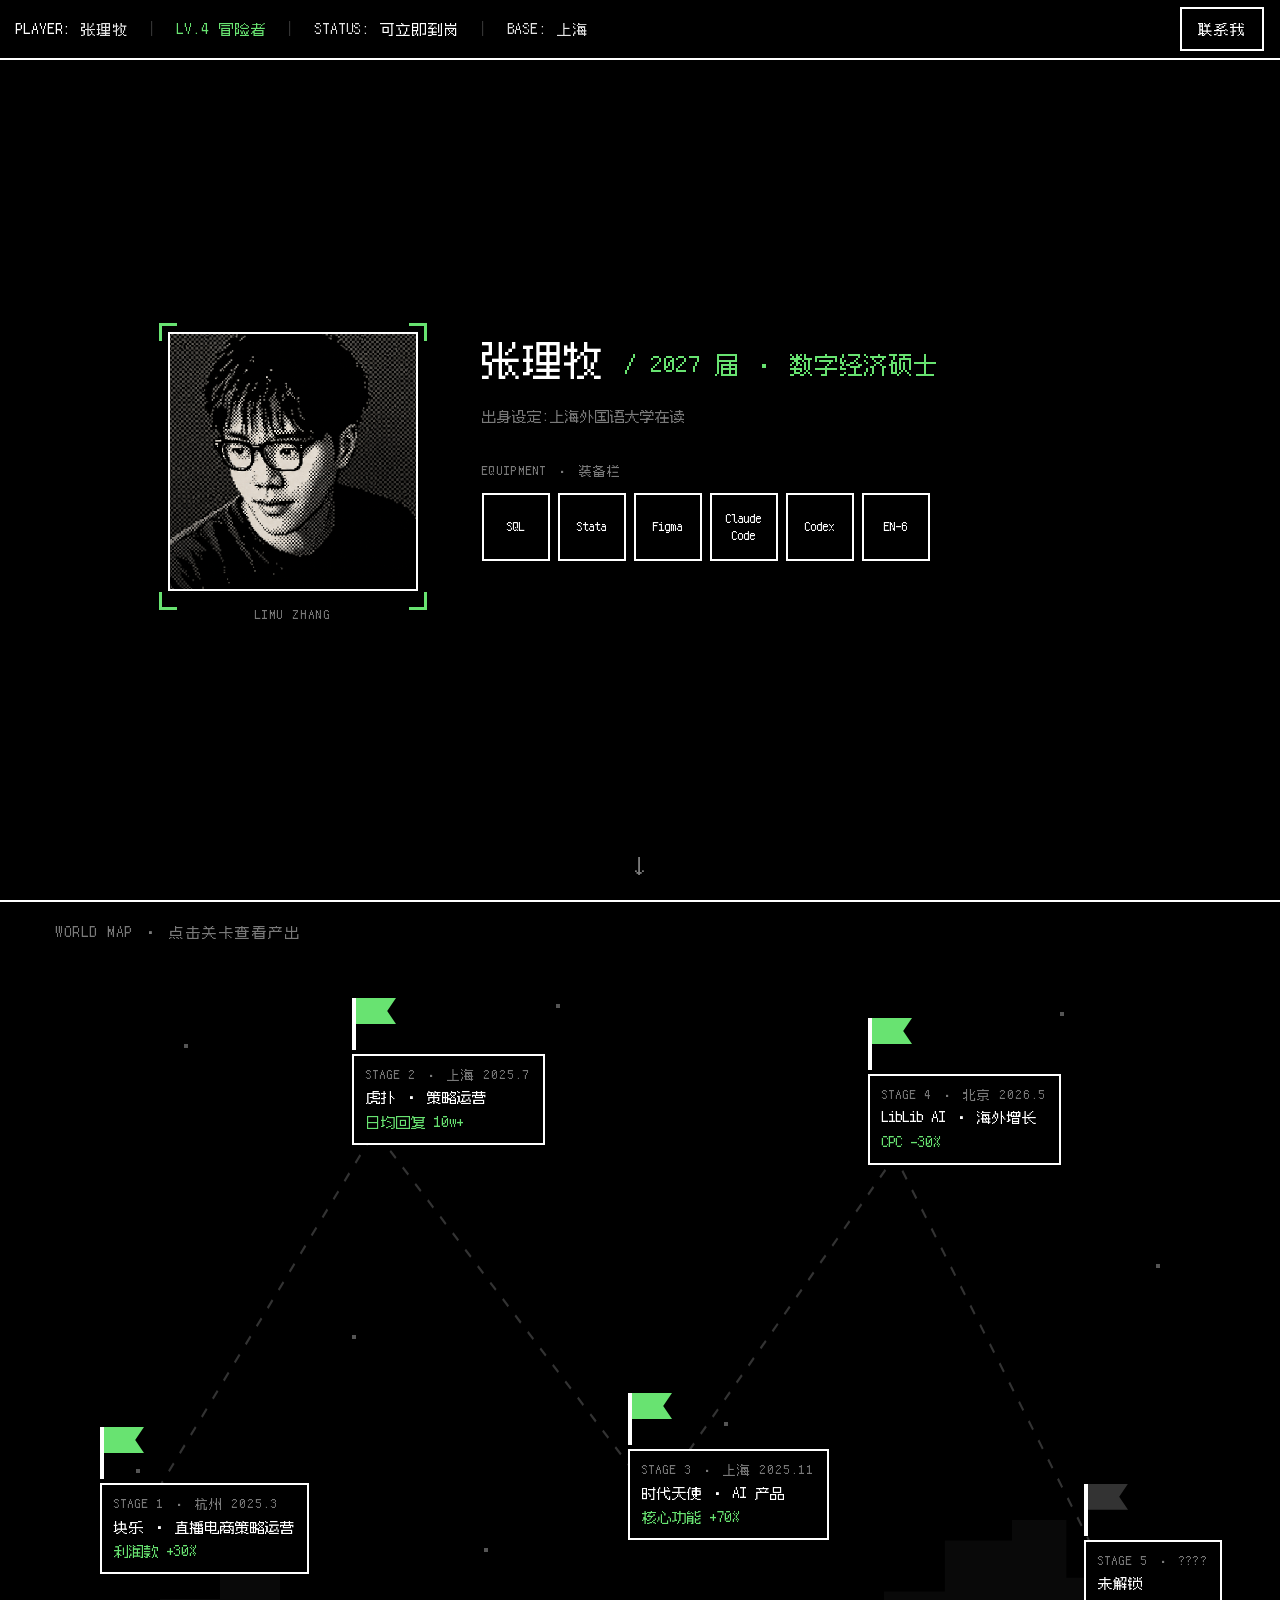
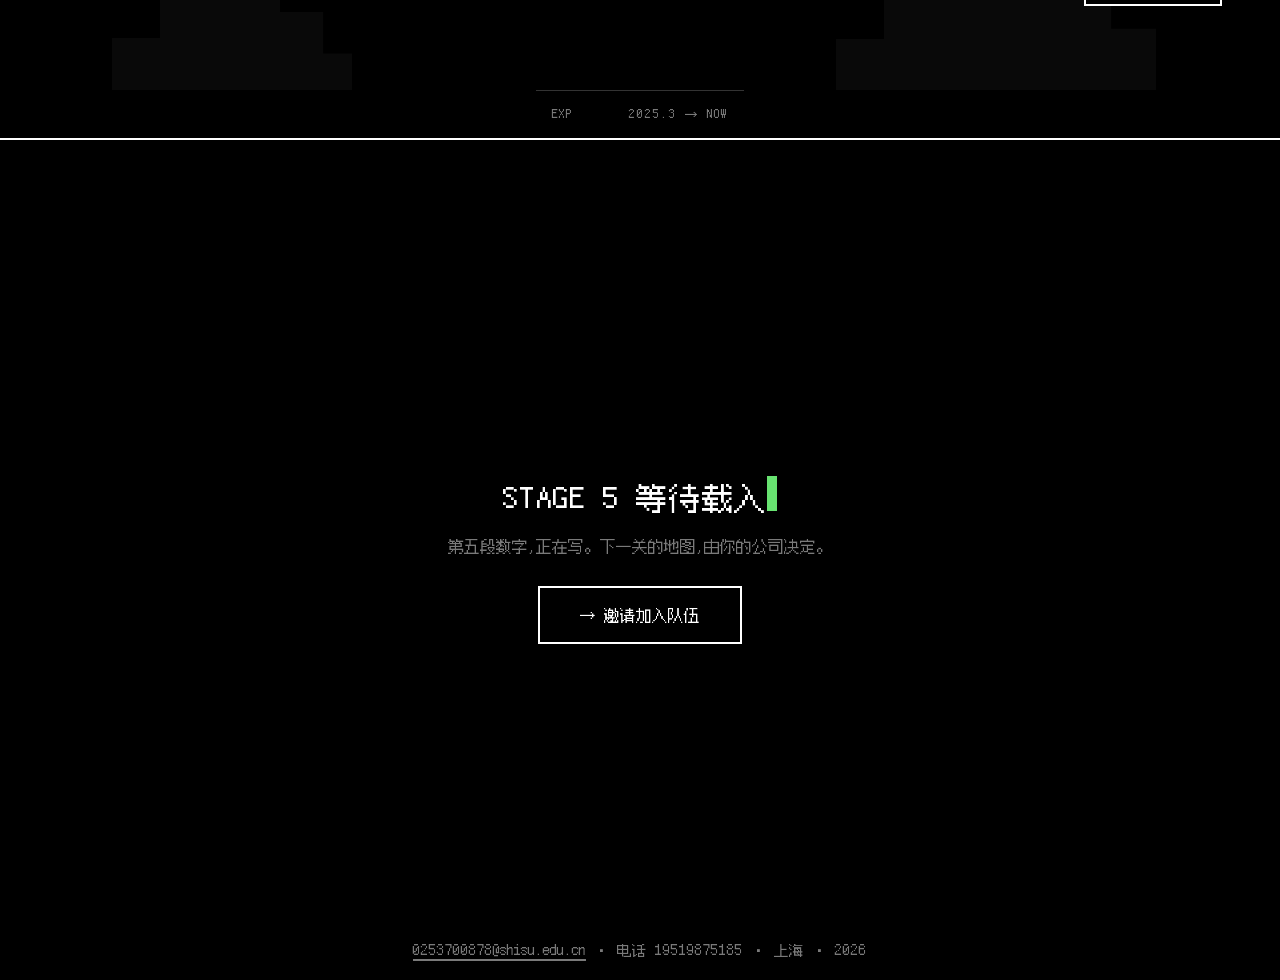
<file: index.html>
<!DOCTYPE html>
<html lang="zh-CN">
<head>
<meta charset="UTF-8">
<meta name="viewport" content="width=device-width, initial-scale=1, viewport-fit=cover">
<title>张理牧 · 个人主页</title>
<meta name="description" content="张理牧 —— 上海外国语大学数字经济硕士(2027 届)。四段实习:直播电商、体育社区、AI 医疗产品、海外增长,每一段都留下可验证的数字。">
<link rel="preload" href="fonts/fusion-pixel-subset.woff2?v=15" as="font" type="font/woff2" crossorigin>
<link rel="stylesheet" href="style.css?v=15">
<link rel="stylesheet" href="intro/intro.css?v=7">
<noscript><style>#intro,#intro-skip{display:none!important}</style></noscript>
</head>
<body>

<!-- ============ CRT 开场动画(intro/):黑屋点电脑 → 推镜 → 开机 → 飞入正文 ============
     每次访问都播(不想看的点右下角跳过);?intro=skip 直接跳过 · ?intro=debug 调试面板
     正文始终是下面的真实 DOM —— 开场只是盖在上面的一层,搜索引擎/读屏不受影响 -->
<div id="intro" aria-label="开场动画:点击电脑进入网站">
  <div class="stage">
    <video id="intro-v-idle" muted playsinline loop preload="auto"></video>
    <video id="intro-v-push" muted playsinline preload="auto"></video>
    <canvas id="intro-fx"></canvas>
    <button id="intro-hotspot" aria-label="启动电脑,进入网站"><span class="label">点击电脑</span></button>
    <div id="intro-screen" aria-hidden="true"></div>
    <div class="guide a"><label>screenRect(远景)</label></div>
    <div class="guide b"><label>screenRectEnd(推近后)</label></div>
    <div class="guide c"><label>hotspotRect</label></div>
  </div>
</div>
<button id="intro-skip">跳过 →</button>
<div id="intro-calib"></div>
<div id="intro-tune"></div>

<header class="hud">
  <span><b>PLAYER:</b> 张理牧</span><span class="sep">│</span>
  <span class="lv hud--wide">LV.4 冒险者</span><span class="sep hud--wide">│</span>
  <span class="hud--wide">STATUS: <b>可立即到岗</b></span><span class="sep hud--wide">│</span>
  <span class="hud--wide">BASE: 上海</span>
  <span class="spacer"></span>
  <a class="hud__btn" href="mailto:0253700878@shisu.edu.cn">联系我</a>
</header>

<main id="top">

  <section class="char" aria-label="角色面板">
    <figure class="char__pic">
      <span class="ck" aria-hidden="true"></span>
      <img src="assets/portrait.png" alt="张理牧 · 像素立绘" width="396" height="410">
      <figcaption>LIMU ZHANG</figcaption>
    </figure>
    <div>
      <h1>张理牧 <span class="cls">/ 2027 届 · 数字经济硕士</span></h1>
      <p class="char__origin">出身设定:上海外国语大学在读</p>
      <div class="inv">
        <span class="inv__lab">EQUIPMENT · 装备栏</span>
        <div class="inv__grid">
          <span class="inv__cell" tabindex="0">SQL<span class="inv__tip">数据分析 · Redash 看板</span></span>
          <span class="inv__cell" tabindex="0">Stata<span class="inv__tip">统计分析</span></span>
          <span class="inv__cell" tabindex="0">Figma<span class="inv__tip">产品设计 · 墨刀 / Stitch</span></span>
          <span class="inv__cell" tabindex="0">Claude Code<span class="inv__tip">vibe coding · 本站即产出</span></span>
          <span class="inv__cell" tabindex="0">Codex<span class="inv__tip">AI agent 工具链 · Trae / OpenClaw</span></span>
          <span class="inv__cell" tabindex="0">EN-6<span class="inv__tip">英语六级 · 工作语言</span></span>
        </div>
      </div>
    </div>
    <span class="scroll-hint" aria-hidden="true">↓</span>
  </section>

  <section class="world" aria-label="经历地图:四段实习,点击关卡查看产出">
    <div class="world__canvas">
      <span class="world__title">WORLD MAP · 点击关卡查看产出</span>
      <div class="stars" aria-hidden="true">
        <i style="left:12%; top:18%"></i><i style="left:26%; top:55%"></i><i style="left:43%; top:13%"></i>
        <i style="left:57%; top:66%"></i><i style="left:69%; top:32%"></i><i style="left:85%; top:14%"></i>
        <i style="left:93%; top:46%"></i><i style="left:8%; top:72%"></i><i style="left:37%; top:82%"></i>
      </div>
      <svg class="path path--d" aria-hidden="true" viewBox="0 0 1200 620" preserveAspectRatio="none">
        <polyline points="85,505 335,180 615,470 855,200 1070,535"/>
      </svg>
      <!-- 竖版路线:viewBox 按 preserveAspectRatio=none 拉伸到画布,所以坐标等价于
           百分比,会跟着视口驱动的画布高度一起缩放。点位对应 .stage--1~5 的百分比定位,
           改关卡位置要同步改这里 -->
      <svg class="path path--m" aria-hidden="true" viewBox="0 0 400 960" preserveAspectRatio="none">
        <polyline points="76,144 244,326 76,518 244,701 76,816"/>
      </svg>
      <span class="mt mt--1" aria-hidden="true"></span>
      <span class="mt mt--2" aria-hidden="true"></span>

      <button class="stage stage--1" type="button" data-open-case="kuaile">
        <span class="stage__flag" aria-hidden="true"><span class="stage__pole"></span><span class="stage__cloth"></span></span>
        <span class="stage__sign"><span class="no">STAGE 1 · 杭州 2025.3</span><span class="co">块乐 · 直播电商策略运营</span><br><span class="num">利润款 +30%</span></span>
      </button>
      <button class="stage stage--2" type="button" data-open-case="hupu">
        <span class="stage__flag" aria-hidden="true"><span class="stage__pole"></span><span class="stage__cloth"></span></span>
        <span class="stage__sign"><span class="no">STAGE 2 · 上海 2025.7</span><span class="co">虎扑 · 策略运营</span><br><span class="num">日均回复 10w+</span></span>
      </button>
      <button class="stage stage--3" type="button" data-open-case="angel">
        <span class="stage__flag" aria-hidden="true"><span class="stage__pole"></span><span class="stage__cloth"></span></span>
        <span class="stage__sign"><span class="no">STAGE 3 · 上海 2025.11</span><span class="co">时代天使 · AI 产品</span><br><span class="num">核心功能 +70%</span></span>
      </button>
      <button class="stage stage--4" type="button" data-open-case="liblib">
        <span class="stage__flag" aria-hidden="true"><span class="stage__pole"></span><span class="stage__cloth"></span></span>
        <span class="stage__sign"><span class="no">STAGE 4 · 北京 2026.5</span><span class="co">LibLib AI · 海外增长</span><br><span class="num">CPC -30%</span></span>
      </button>
      <span class="stage stage--5 stage--locked" aria-label="第五关未解锁">
        <span class="stage__flag" aria-hidden="true"><span class="stage__pole"></span><span class="stage__cloth"></span></span>
        <span class="stage__sign"><span class="no">STAGE 5 · ????</span><span class="co">未解锁</span></span>
      </span>
    </div>
    <div class="exp">
      <span>EXP</span>
      <span class="exp__bar" aria-hidden="true"><i class="on"></i><i class="on"></i><i class="on"></i><i class="on"></i><i class="on"></i><i class="on"></i><i class="on"></i><i></i><i></i></span>
      <span>2025.3 → NOW</span>
    </div>
  </section>

  <section class="continue">
    <h2>STAGE 5 等待载入<span class="caret" aria-hidden="true"></span></h2>
    <p>第五段数字,正在写。下一关的地图,由你的公司决定。</p>
    <a class="continue__coin" href="mailto:0253700878@shisu.edu.cn?subject=面试邀约">→ 邀请加入队伍</a>
    <p class="foot-meta"><a href="mailto:0253700878@shisu.edu.cn">0253700878@shisu.edu.cn</a> · 电话 19519875185 · 上海 · 2026</p>
  </section>
</main>

<!-- ============ case file viewer · 终端式案例浮层 ============ -->

<dialog class="case" id="case-kuaile" data-case="kuaile" aria-label="块乐直播电商案例详情">
  <div class="case__bar">
    <span><span class="np">▣</span>STAGE 1 · 块乐 · 直播电商</span>
    <button class="case__close" type="button">× ESC</button>
  </div>
  <div class="case__body">
    <p class="case__note">示意重绘 · 非真实界面与数据</p>

    <span class="case__label">问题 PROBLEM</span>
    <p>店铺 50+ SKU(香薰、礼盒、日用品),直播间曝光分散,利润款转化不足——什么商品、什么时候出场,此前凭主播感觉。</p>

    <span class="case__label">方案 SOLUTION</span>
    <p>基于销量、利润率、点击数据把商品池分成三层,再按"引流拉人 → 利润承接"的节奏重排出场顺序与上架数量。</p>
    <figure class="mock-fig">
      <div class="mock" role="img" aria-label="排品策略前后对比示意图:策略前商品混排曝光分散,策略后三层分层且利润款前置">
        <p class="m-title">直播间商品池 · 策略前后对比</p>
        <div class="cmp" aria-hidden="true">
          <div class="cmp__panel">
            <span class="cmp__tag">策略前 · 50+ SKU 混排,曝光分散,利润款转化不足</span>
            <div class="tier__skus" style="margin-top:8px"><span class="sku"></span><span class="sku"></span><span class="sku"></span><span class="sku"></span><span class="sku"></span><span class="sku"></span><span class="sku"></span><span class="sku"></span><span class="sku"></span><span class="sku"></span><span class="sku"></span><span class="sku"></span><span class="sku"></span></div>
            <div class="seq"><span class="seq__slot">凭感觉出场</span><span class="seq__arrow">-&gt;</span><span class="seq__slot">随机排品</span></div>
          </div>
          <div class="cmp__panel cmp__panel--after">
            <span class="cmp__badge">利润款 +30%</span>
            <span class="cmp__tag"><b>策略后</b> · 数据分层,利润款前置承接</span>
            <div class="tier__skus" style="margin-top:8px"><span class="sku sku--hot"></span><span class="sku sku--hot"></span><span class="sku sku--hot"></span><span class="sku"></span><span class="sku"></span><span class="sku"></span><span class="sku sku--soft"></span><span class="sku sku--soft"></span></div>
            <div class="seq"><span class="seq__slot">开场·引流</span><span class="seq__arrow">-&gt;</span><span class="seq__slot seq__slot--hot">利润款前置</span><span class="seq__arrow">-&gt;</span><span class="seq__slot">潜力款测款</span></div>
          </div>
        </div>
      </div>
      <figcaption>FIG.1 · 排品策略前后对比 · 示意</figcaption>
    </figure>
    <figure class="mock-fig">
      <div class="mock" role="img" aria-label="商品三层分层面板示意图">
        <p class="m-title">直播间商品池 · 分层视图 <span class="m-muted">(50+ SKU)</span></p>
        <div aria-hidden="true">
          <div class="tier">
            <span class="tier__label"><span class="chip">引流款</span></span>
            <span class="tier__skus"><span class="sku"></span><span class="sku"></span><span class="sku"></span><span class="sku"></span><span class="sku"></span><span class="sku"></span></span>
            <span class="tier__note">低价拉曝光</span>
          </div>
          <div class="tier">
            <span class="tier__label"><span class="chip chip--hot">利润款</span></span>
            <span class="tier__skus"><span class="sku sku--hot"></span><span class="sku sku--hot"></span><span class="sku sku--hot"></span><span class="sku sku--hot"></span></span>
            <span class="tier__note">前置曝光 · 主推</span>
          </div>
          <div class="tier">
            <span class="tier__label"><span class="chip chip--soft">潜力款</span></span>
            <span class="tier__skus"><span class="sku sku--soft"></span><span class="sku sku--soft"></span><span class="sku sku--soft"></span></span>
            <span class="tier__note">观察位 · 待晋升</span>
          </div>
          <div class="seq">
            <span class="seq__slot">开场·引流</span><span class="seq__arrow">-&gt;</span>
            <span class="seq__slot seq__slot--hot">利润款 A</span><span class="seq__arrow">-&gt;</span>
            <span class="seq__slot">引流·留人</span><span class="seq__arrow">-&gt;</span>
            <span class="seq__slot seq__slot--hot">利润款 B</span><span class="seq__arrow">-&gt;</span>
            <span class="seq__slot">潜力款·测款</span>
          </div>
        </div>
      </div>
      <figcaption>FIG.2 · 方案细节:三层分层与排品序列 · 示意</figcaption>
    </figure>

    <span class="case__label">结果 RESULT</span>
    <p class="case__result">利润款销售额 <b>+30%</b> · 店铺点击率 <b>+40%</b></p>
  </div>
</dialog>

<dialog class="case" id="case-hupu" data-case="hupu" aria-label="虎扑篮球社区案例详情">
  <div class="case__bar">
    <span><span class="np">▣</span>STAGE 2 · 虎扑 · 策略运营</span>
    <button class="case__close" type="button">× ESC</button>
  </div>
  <div class="case__body">
    <p class="case__note">示意重绘 · 非真实界面与数据</p>

    <span class="case__label">问题 PROBLEM</span>
    <p>赛事期间讨论需求集中爆发,但热点帖生命周期短、优质帖被淹没;高互动用户想即时讨论,沉默用户找不到参与入口。</p>

    <span class="case__label">方案一 · 每日推流策略 SOLUTION 1</span>
    <p>基于首页推流机制,按赛程节点、球队热度、帖子质量与互动数据筛选高讨论潜力帖进入首页,并复盘各内容类型效果、沉淀选帖标准。</p>
    <figure class="mock-fig">
      <div class="mock" role="img" aria-label="虎扑首页推流示意图:红色导航、赛程条、信息流,部分帖子带首页推荐标记">
        <div class="hp-nav" aria-hidden="true"><span class="on">虎扑首页</span><span>NBA</span><span>CBA</span><span>足球</span><span>社区</span></div>
        <div aria-hidden="true">
          <div class="hp-scores">
            <div class="hp-score"><span class="hp-score__tag">赛程节点 <b>今晚</b></span><span class="msg__line" style="width:80%"></span><span class="msg__line" style="width:65%"></span></div>
            <div class="hp-score"><span class="hp-score__tag">球队热度 <b>高</b></span><span class="msg__line" style="width:72%"></span><span class="msg__line" style="width:58%"></span></div>
            <div class="hp-score"><span class="hp-score__tag">赛程节点 <b>明日</b></span><span class="msg__line" style="width:76%"></span><span class="msg__line" style="width:50%"></span></div>
          </div>
          <div class="cmp hp-feed">
            <div class="cmp__panel">
              <span class="cmp__tag">策略前 · 自然流,优质帖被淹没</span>
              <div class="hp-post"><span class="hp-post__thumb"></span><span class="hp-post__lines"><span class="msg__line" style="width:70%"></span><span class="msg__line" style="width:44%"></span></span></div>
              <div class="hp-post"><span class="hp-post__thumb"></span><span class="hp-post__lines"><span class="msg__line" style="width:62%"></span><span class="msg__line" style="width:38%"></span></span></div>
              <div class="hp-post hp-post--sunk"><span class="hp-post__thumb"></span><span class="hp-post__lines"><span class="msg__line" style="width:82%"></span><span class="msg__line" style="width:56%"></span></span><span class="hp-post__tag chip">高潜力·沉底</span></div>
            </div>
            <div class="cmp__panel cmp__panel--after">
              <span class="cmp__badge">日均回复 10w+</span>
              <span class="cmp__tag"><b>策略后</b> · 高潜力帖筛入首页</span>
              <div class="hp-post"><span class="hp-post__thumb"></span><span class="hp-post__lines"><span class="msg__line" style="width:82%"></span><span class="msg__line" style="width:56%"></span></span><span class="hp-post__tag chip chip--hot">推流·首页</span></div>
              <div class="hp-post"><span class="hp-post__thumb"></span><span class="hp-post__lines"><span class="msg__line" style="width:74%"></span><span class="msg__line" style="width:48%"></span></span><span class="hp-post__tag chip chip--hot">推流·首页</span></div>
              <div class="hp-post"><span class="hp-post__thumb"></span><span class="hp-post__lines"><span class="msg__line" style="width:60%"></span><span class="msg__line" style="width:36%"></span></span><span class="hp-post__tag chip chip--soft">复盘中</span></div>
            </div>
          </div>
        </div>
      </div>
      <figcaption>FIG.1 · 按赛程与热度筛帖入首页:策略前后对比 · 示意</figcaption>
    </figure>

    <span class="case__label">方案二 · 赛事临时聊天室 SOLUTION 2</span>
    <p>向产品团队提出按"球队 + 共同关注场次"匹配用户的临时聊天室,给沉默用户一个低门槛的即时参与入口,上线后获用户好评。</p>
    <figure class="mock-fig">
      <div class="mock" role="img" aria-label="赛事临时聊天室界面示意图">
        <div class="chat__head">湖人 vs 勇士 · 临时聊天室<span class="m-live">按球队与关注场次匹配</span></div>
        <div aria-hidden="true">
          <div class="msg"><span class="msg__avatar"></span><span class="msg__lines"><span class="msg__line" style="width:72%"></span><span class="msg__line" style="width:45%"></span></span></div>
          <div class="msg"><span class="msg__avatar msg__avatar--hot"></span><span class="msg__lines"><span class="msg__line" style="width:58%"></span></span></div>
          <div class="msg"><span class="msg__avatar"></span><span class="msg__lines"><span class="msg__line" style="width:80%"></span><span class="msg__line" style="width:30%"></span></span></div>
          <div class="msg"><span class="msg__avatar msg__avatar--hot"></span><span class="msg__lines"><span class="msg__line" style="width:52%"></span></span></div>
        </div>
      </div>
      <figcaption>FIG.2 · 临时聊天室 · 示意(消息内容以色条代替)</figcaption>
    </figure>

    <span class="case__label">结果 RESULT</span>
    <p class="case__result">日均回复量 <b>10w+</b> · 聊天室参与率 <b>~80%</b> · 沉默用户参与率 <b>~70%</b></p>
  </div>
</dialog>

<dialog class="case" id="case-liblib" data-case="liblib" aria-label="LibLib AI 海外投放案例详情">
  <div class="case__bar">
    <span><span class="np">▣</span>STAGE 4 · LibLib AI · 海外增长</span>
    <button class="case__close" type="button">× ESC</button>
  </div>
  <div class="case__body">
    <p class="case__note">示意重绘 · 非真实界面与数据</p>

    <span class="case__label">问题 PROBLEM</span>
    <p>负责 LibLib、Lovart、LibTV 三条产品线的海外投放(Google/TikTok/Meta)。广告带来的点击与注册量可观,但用户注册后很少真正使用产品(生成、导出图片);同时同一关键词跨账户重复投放,把点击成本越推越高——要把"拉来多少注册"变成"多少人真正用起来"。</p>

    <span class="case__label">方案一 · 关键词体系重构 SOLUTION 1</span>
    <p>按使用场景与产品功能两个维度重新拆分关键词分组,消除账户间重复投放;以生图、导出数据(而非点击)判定关键词质量,低效词转入否词库,预算集中至高效词。</p>
    <figure class="mock-fig">
      <div class="mock" role="img" aria-label="关键词体系重构前后对比示意图:重构前重复混投,重构后按场景与功能分组并设否词库">
        <p class="m-title">投放账户 · 关键词体系重构</p>
        <div class="cmp" aria-hidden="true">
          <div class="cmp__panel">
            <span class="cmp__tag">重构前 · 关键词混投,账户间重复,泛词只带点击不带使用</span>
            <p class="io__group">账户 A / 账户 B</p>
            <div class="io__tabs"><span class="chip chip--hot">重复词</span><span class="chip chip--hot">重复词</span><span class="chip">泛词</span><span class="chip">泛词</span><span class="chip">泛词</span></div>
            <div class="seq"><span class="seq__slot">点击 ↑</span><span class="seq__arrow">-&gt;</span><span class="seq__slot">使用 ↓ · CPC ↑</span></div>
          </div>
          <div class="cmp__panel cmp__panel--after">
            <span class="cmp__badge">CPC -30%</span>
            <span class="cmp__tag"><b>重构后</b> · 场景/功能双维分组,预算集中,低效词入否词库</span>
            <p class="io__group"><b>使用场景组</b></p>
            <div class="io__tabs"><span class="chip chip--hot">高效词</span><span class="chip chip--hot">高效词</span><span class="chip chip--soft">观察词</span></div>
            <p class="io__group"><b>产品功能组</b></p>
            <div class="io__tabs"><span class="chip chip--hot">高效词</span><span class="chip chip--soft">观察词</span></div>
            <p class="io__group">否词库</p>
            <div class="io__tabs"><span class="chip">低效词</span><span class="chip">低效词</span></div>
          </div>
        </div>
      </div>
      <figcaption>FIG.1 · 关键词分组重构:以生图/导出数据定质量 · 示意</figcaption>
    </figure>

    <span class="case__label">方案二 · 竞品词计划重启 SOLUTION 2</span>
    <p>原有关键词覆盖的搜索需求接近饱和,继续扩量只能抬价。从自动投放计划的付费搜索词中筛出有转化的竞品相关词,重启长期停投的竞品词计划,单独配置预算与出价。</p>
    <figure class="mock-fig">
      <div class="mock" role="img" aria-label="竞品词计划与使用漏斗示意图:竞品词计划由停投转为重启,漏斗从点击到注册到生成导出逐层收窄">
        <p class="m-title">投放计划 · 与使用漏斗</p>
        <div aria-hidden="true">
          <div class="io__row"><span class="chip">通用词计划</span><span class="msg__line"></span><span class="io__dot"></span><span class="chip chip--soft">投放中</span></div>
          <div class="io__row"><span class="chip chip--hot">竞品词计划</span><span class="msg__line"></span><span class="io__dot io__dot--hot"></span><span class="chip chip--hot">停投 → 重启</span></div>
          <div class="io__row"><span class="chip">自动投放计划</span><span class="msg__line"></span><span class="io__dot"></span><span class="chip chip--soft">词源挖掘</span></div>
          <div class="fn">
            <div class="fn-step"><i style="height:64px"></i>点击</div>
            <div class="fn-step"><i style="height:40px"></i>注册</div>
            <div class="fn-step fn-step--hot"><i style="height:26px"></i>生成</div>
            <div class="fn-step fn-step--hot"><i style="height:18px"></i>导出</div>
          </div>
        </div>
      </div>
      <figcaption>FIG.2 · 竞品词计划重启;优化目标锚定漏斗后两级(真实使用) · 示意</figcaption>
    </figure>

    <span class="case__label">结果 RESULT</span>
    <p class="case__result">CPC <b>-30%</b> · 注册成本 <b>-30%</b> · 竞品词计划新增注册 <b>70+</b> / 导出 <b>40+</b>,注册成本较账户均值低约 30%,付费 ROI 高于账户平均</p>
  </div>
</dialog>

<dialog class="case" id="case-angel" data-case="angel" aria-label="时代天使案例详情">
  <div class="case__bar">
    <span><span class="np">▣</span>STAGE 3 · 时代天使 · AI 产品</span>
    <button class="case__close" type="button">× ESC</button>
  </div>
  <div class="case__body">
    <p class="case__note">示意重绘 · 非真实界面与数据</p>

    <span class="case__label">问题 PROBLEM</span>
    <p>医生在工作台查历史病例时筛选维度不足、查找路径长;重要通知和普通消息混在一起,关键信息触达弱。</p>

    <span class="case__label">方案一 · 工作台改版 SOLUTION 1</span>
    <p>基于用户反馈建立需求池,拆解出病例多维筛选、通知分层展示两个优化需求并推动落地。</p>
    <figure class="mock-fig">
      <div class="mock" role="img" aria-label="iOrtho 医生工作台改版前后对比示意图:改版前单一列表且通知混排,改版后多维筛选标签、病例状态标记与重要通知置顶分层">
        <p class="m-title">iOrtho 医生工作台 · 改版前后对比</p>
        <div class="cmp" aria-hidden="true">
          <div class="cmp__panel">
            <span class="cmp__tag">改版前 · 单一列表,查找路径长;通知混排,关键信息被淹没</span>
            <div class="io__tabs"><span class="chip">全部病例</span></div>
            <div class="io__row"><span class="msg__avatar"></span><span class="msg__line"></span></div>
            <div class="io__row"><span class="msg__avatar"></span><span class="msg__line"></span></div>
            <div class="io__row"><span class="msg__avatar"></span><span class="msg__line"></span></div>
            <div class="io__row"><span class="msg__avatar"></span><span class="msg__line"></span></div>
            <p class="io__group">通知 · 混排</p>
            <div class="io__note"><span class="msg__line" style="max-width:78%"></span></div>
            <div class="io__note"><span class="io__dot io__dot--hot"></span><span class="msg__line" style="max-width:62%"></span></div>
            <div class="io__note"><span class="msg__line" style="max-width:70%"></span></div>
          </div>
          <div class="cmp__panel cmp__panel--after">
            <span class="cmp__badge">核心功能使用率 +70%</span>
            <span class="cmp__tag"><b>改版后</b> · 多维筛选直达;通知分层,重要置顶</span>
            <div class="io__tabs"><span class="chip chip--hot">全部</span><span class="chip chip--soft">新病例</span><span class="chip chip--soft">中期阶段</span><span class="chip">方案待确认</span></div>
            <div class="io__row"><span class="msg__avatar"></span><span class="msg__line" style="max-width:30%"></span><span class="chip">新病例</span><span class="io__dot io__dot--hot"></span><span class="io__act"></span></div>
            <div class="io__row"><span class="msg__avatar"></span><span class="msg__line" style="max-width:26%"></span><span class="chip chip--soft">中期 2</span><span class="io__dot"></span><span class="io__act"></span></div>
            <div class="io__row"><span class="msg__avatar"></span><span class="msg__line" style="max-width:32%"></span><span class="chip">新病例</span><span class="io__dot io__dot--hot"></span><span class="io__act"></span></div>
            <p class="io__group"><b>重要通知</b> · 置顶触达</p>
            <div class="io__note io__note--hot"><span class="io__dot io__dot--hot"></span><span class="msg__line" style="max-width:80%"></span></div>
            <p class="io__group">普通消息 · 折叠收纳</p>
            <div class="io__note"><span class="msg__line" style="max-width:66%"></span></div>
          </div>
        </div>
      </div>
      <figcaption>FIG.1 · 改版前 vs 改版后:病例多维筛选 + 通知分层 · 示意</figcaption>
    </figure>

    <span class="case__label">方案二 · 数据看板验证 SOLUTION 2</span>
    <p>基于 Redash 用 SQL 提取医生登录频次、功能点击率等指标,从四个维度监控核心功能表现,识别低频入口与异常波动。</p>
    <figure class="mock-fig">
      <div class="mock" role="img" aria-label="四维数据看板示意图">
        <p class="m-title">改版效果监控 · 四维看板</p>
        <div class="dash" aria-hidden="true">
          <div class="dash__card"><span class="dash__name">用户活跃</span><div class="dash__bars"><span style="height:40%"></span><span style="height:55%"></span><span style="height:48%"></span><span style="height:70%"></span><span style="height:85%"></span></div></div>
          <div class="dash__card"><span class="dash__name">功能使用</span><div class="dash__bars"><span style="height:30%"></span><span style="height:45%"></span><span style="height:60%"></span><span style="height:75%"></span><span style="height:90%"></span></div></div>
          <div class="dash__card"><span class="dash__name">病例处理</span><div class="dash__bars"><span style="height:50%"></span><span style="height:46%"></span><span style="height:62%"></span><span style="height:58%"></span><span style="height:72%"></span></div></div>
          <div class="dash__card"><span class="dash__name">通知触达</span><div class="dash__bars"><span style="height:35%"></span><span style="height:52%"></span><span style="height:66%"></span><span style="height:80%"></span><span style="height:88%"></span></div></div>
        </div>
      </div>
      <figcaption>FIG.2 · Redash + SQL 四维监控 · 示意(柱形为趋势示意,非真实数值)</figcaption>
    </figure>

    <span class="case__label">方案三 · AI 问答工作流 SOLUTION 3</span>
    <p>同期担任 AI 医疗智能问答助手的产品执行:设计可控的问答工作流,对模糊与高风险问题加入边界提示与免责声明。</p>
    <figure class="mock-fig">
      <div class="mock" role="img" aria-label="AI 问答工作流示意图">
        <div class="pipeline" aria-hidden="true">
          <span class="chip">意图识别</span><span class="seq__arrow">-&gt;</span>
          <span class="chip">知识检索</span><span class="seq__arrow">-&gt;</span>
          <span class="chip chip--hot">答案生成</span><span class="seq__arrow">-&gt;</span>
          <span class="chip chip--soft">风险校验</span><span class="seq__arrow">-&gt;</span>
          <span class="chip">追问澄清</span>
        </div>
      </div>
      <figcaption>FIG.3 · Agent 工作流管线 · 示意</figcaption>
    </figure>

    <span class="case__label">结果 RESULT</span>
    <p class="case__result">工作台核心功能使用 <b>+70%</b>(AB 实验验证)· 同步完成 MOOELI 患者端改版需求梳理</p>
  </div>
</dialog>

<script src="intro/intro.js?v=15"></script>
<script>
const REDUCED_MOTION = matchMedia("(prefers-reduced-motion: reduce)").matches;

// 像素溶解转场(Kimi 场景切换机制重写):噪点棋盘按确定性伪随机顺序熄灭
function pixelDissolve(host, opts) {
  if (REDUCED_MOTION) return;
  const { fixed = false, dur = 460 } = opts || {};
  const ov = document.createElement("div");
  ov.className = "dissolve" + (fixed ? " dissolve--page" : "");
  const N = 140;
  for (let i = 0; i < N; i++) {
    const c = document.createElement("i");
    c.style.animationDelay = Math.round(((i * 7919 + 373) % N) / N * dur) + "ms";
    ov.appendChild(c);
  }
  host.appendChild(ov);
  setTimeout(() => ov.remove(), dur + 300);
}
// 首屏进场:CRT 开场播放时按兵不动,由 intro.js 在飞入结束后补跑这个特效交接
if (!window.__introActive) pixelDissolve(document.body, { fixed: true, dur: 520 });

// case file viewer:卡片打开浮层;Esc / 点背景 / 关闭按钮三条路径关闭;#case-xxx 深链
(function () {
  let returnY = 0; // 打开浮层时记住滚动位置,关闭后原地恢复(防止吸附跳回第一屏)
  document.querySelectorAll("[data-open-case]").forEach((btn) => {
    btn.addEventListener("click", () => {
      const d = document.getElementById("case-" + btn.dataset.openCase);
      if (!d) return;
      returnY = scrollY;
      d.showModal();
      pixelDissolve(d, { dur: 380 }); // 浮层以像素溶解方式显影
      history.replaceState(null, "", "#case-" + btn.dataset.openCase);
    });
  });
  document.querySelectorAll("dialog.case").forEach((d) => {
    d.querySelector(".case__close").addEventListener("click", () => d.close());
    d.addEventListener("click", (e) => { if (e.target === d) d.close(); }); // 背景点击
    d.addEventListener("close", () => {
      history.replaceState(null, "", location.pathname + location.search);
      requestAnimationFrame(() => scrollTo({ top: returnY, behavior: "instant" }));
    });
  });
  const m = location.hash.match(/^#case-(\w+)$/);
  if (m) {
    const d = document.getElementById("case-" + m[1]);
    if (d) d.showModal();
  }
})();

// 整屏平滑翻页:滚轮一档 = 翻一整屏。注意:mandatory 吸附会取消 smooth scrollTo,
// 因此用 rAF 逐帧 instant 定位手动做缓动;CSS 吸附保留给键盘/滚动条兜底。
(function () {
  const snapMode = matchMedia("(min-width: 64rem) and (min-height: 44rem)");
  const names = ["char", "world", "continue"];
  const SIGNS = ["◆ CHARACTER · 角色面板", "◆ WORLD MAP · 经历地图", "◆ CONTINUE · 联系我"];
  let lock = false;
  const wait = (ms) => new Promise((r) => setTimeout(r, ms));

  // steps 量化:把连续进度切成 n 档,产生逐格推进的像素步进感
  function animateScroll(to, dur, steps) {
    const from = scrollY, delta = to - from, t0 = performance.now();
    const ease = (t) => (t < 0.5 ? 4 * t * t * t : 1 - Math.pow(-2 * t + 2, 3) / 2); // ease-in-out cubic
    const root = document.documentElement;
    root.style.scrollSnapType = "none"; // 动画期间挂起吸附,防掉帧瞬间被 snap 拽动
    return new Promise((res) => {
      (function step(now) {
        const t = Math.min(1, (now - t0) / dur);
        let p = ease(t);
        if (steps) p = Math.round(p * steps) / steps; // FX-D:量化成离散档位
        scrollTo({ top: from + delta * p, behavior: "instant" }); // 逐帧必须 instant
        if (t < 1) requestAnimationFrame(step);
        else { root.style.scrollSnapType = ""; res(); }
      })(t0);
    });
  }

  // 遮罩层:建 n 个格子的全屏 fixed 层,用后自删(同 pixelDissolve 的模式)
  function makeVeil(kind, n) {
    const ov = document.createElement("div");
    ov.className = "fx fx-" + kind;
    for (let i = 0; i < n; i++) ov.appendChild(document.createElement("i"));
    document.body.appendChild(ov);
    return ov;
  }
  function stagger(ov, per) { // 逐格递增动画延迟,形成扫过感
    [...ov.children].forEach((c, i) => { c.style.animationDelay = i * per + "ms"; });
  }

  // 地名牌:黑场上闪出目的地名称
  async function placeSign(idx, hold) {
    const ov = document.createElement("div");
    ov.className = "fx fx-sign";
    const s = document.createElement("span");
    s.textContent = SIGNS[idx];
    ov.appendChild(s);
    document.body.appendChild(ov);
    await wait(hold);
    ov.remove();
  }

  // 转场统一形状:遮罩进场 → jump() 瞬移 →(可选地名牌)→ 遮罩退场
  async function runTransition(fx, nextIdx, target) {
    const jump = () => scrollTo({ top: target, behavior: "instant" });
    const sign = fx.includes("b");
    const wipe = fx.includes("a") ? "shutter" : fx.includes("c") ? "stair" : null;

    if (fx.includes("d")) { await animateScroll(target, 700, 12); return; }   // 步进推屏:无遮罩
    if (!wipe && !sign) { await animateScroll(target, 700); return; }         // 兜底:原平滑翻页

    let inMs = 0, outMs = 0, veilN = 0, per = 0;
    if (wipe === "shutter") { inMs = 180; outMs = 220; veilN = 6; per = 0; }
    else if (wipe === "stair") { inMs = 150; outMs = 190; veilN = 16; per = 18; }

    if (wipe) {
      const ov = makeVeil(wipe, veilN);
      if (per) stagger(ov, per);
      await wait(inMs + per * veilN);
      jump();
      if (sign) await placeSign(nextIdx, 260); else await wait(60);
      ov.classList.add("fx-" + wipe + "--out");
      if (per) stagger(ov, per);
      await wait(outMs + per * veilN);
      ov.remove();
    } else {                       // 纯地名牌:硬切黑场
      jump();
      await placeSign(nextIdx, 260);
    }
  }

  // 预设切换器:仅 ?fx=lab 时注入,ASCII 标签(不引入新字符,避免字体子集缺字)
  let FX = "";
  if (location.search.includes("fx")) {
    FX = localStorage.getItem("fx-preset") || "a";
    const bar = document.createElement("div");
    bar.className = "fx-lab";
    [["a", "FX-A"], ["b", "FX-B"], ["c", "FX-C"], ["d", "FX-D"], ["ab", "A+B"], ["cb", "C+B"], ["", "NONE"]]
      .forEach(([val, label]) => {
        const b = document.createElement("button");
        b.textContent = label;
        b.setAttribute("aria-pressed", String(val === FX));
        b.addEventListener("click", () => {
          FX = val;
          localStorage.setItem("fx-preset", val);
          [...bar.children].forEach((x, i) => x.setAttribute("aria-pressed", String(i === [...bar.children].indexOf(b))));
        });
        bar.appendChild(b);
      });
    document.body.appendChild(bar);
  }
  addEventListener("wheel", async (e) => {
    if (window.__introActive) { e.preventDefault(); return; } // 开场期间禁止背景翻页
    if (!snapMode.matches) return;
    if (document.querySelector("dialog[open]")) {
      // 浮层打开时:浮层内滚动放行,遮罩上的滚轮拦截(防止背景翻页)
      if (!(e.target.closest && e.target.closest("dialog[open]"))) e.preventDefault();
      return;
    }
    e.preventDefault(); // 接管滚轮:锁定期与小幅抖动都不再触发原生滚动
    if (lock || Math.abs(e.deltaY) < 8) return;
    const hud = 60;
    const tops = names.map((n) => {
      const el = document.querySelector("." + n);
      return Math.round(el.getBoundingClientRect().top + scrollY - hud);
    });
    let cur = 0;
    tops.forEach((t, i) => { if (Math.abs(t - scrollY) < Math.abs(tops[cur] - scrollY)) cur = i; });
    const next = Math.min(tops.length - 1, Math.max(0, cur + (e.deltaY > 0 ? 1 : -1)));
    if (next === cur) return;
    lock = true;
    if (REDUCED_MOTION) scrollTo({ top: tops[next], behavior: "instant" });
    else await runTransition(FX, next, tops[next]);
    setTimeout(() => { lock = false; }, 300); // 缓冲:吃掉触控板惯性余量,防连翻
  }, { passive: false });
})();

</script>

</body>
</html>
</file>
<file: style.css>
/* Hallmark · theme: studied-DNA (source: https://careers.kimi.com/zh-cn) · art direction: 像素 RPG 存档界面(场景化,非文档) */
@import url("tokens.css?v=15"); /* ?v= 版本号:改样式/字体后手动 +1,绕开浏览器缓存(静态站无构建,无缓存头) */

/* ---------- base ---------- */
*, *::before, *::after { box-sizing: border-box; }

html { overflow-x: clip; } /* 不设 scroll-behavior:smooth——会污染逐帧翻页动画 */
body {
  overflow-x: clip;
  margin: 0;
  background: var(--color-paper);
  color: var(--color-ink-2);
  font-family: var(--font-body);
  font-size: var(--text-base);
  line-height: 1.9;
  font-variant-numeric: tabular-nums;
  -webkit-font-smoothing: none;
}

h1, h2, h3 {
  font-family: var(--font-display);
  font-style: normal;
  font-weight: 400;
  color: var(--color-ink);
  line-height: 1.35;
  letter-spacing: 0.02em;
  margin: 0;
  overflow-wrap: anywhere;
  min-width: 0;
  text-wrap: balance;
}

p { margin: 0; max-width: var(--measure); }

a { color: var(--color-ink); text-decoration: underline; text-decoration-thickness: 2px; text-underline-offset: 4px; }
a:hover { background: var(--color-ink); color: var(--color-paper); text-decoration: none; }
a:active { background: var(--color-neutral); }
a:focus-visible, button:focus-visible { outline: 2px solid var(--color-focus); outline-offset: 3px; }
::selection { background: var(--color-highlight); color: var(--color-paper); }
.tnum { font-variant-numeric: tabular-nums; }

/* ---------- HUD 顶栏 ---------- */
.hud {
  position: fixed;
  top: 0;
  left: 0;
  right: 0;
  height: var(--hud-h);
  z-index: var(--z-sticky-nav);
  display: flex;
  align-items: center;
  gap: var(--space-md);
  background: var(--color-paper);
  border-bottom: var(--rule-px);
  padding: 0 var(--space-md);
  font-family: var(--font-mono);
  font-size: var(--text-sm);
  letter-spacing: 0.06em;
  white-space: nowrap;
}
body { padding-top: var(--hud-h); }
.hud b { color: var(--color-ink); font-weight: 400; }
.hud .lv { color: var(--color-accent); }
.hud .sep { color: var(--color-rule); }
.hud .spacer { flex: 1; }
.hud__btn {
  border: var(--rule-px);
  padding: var(--space-2xs) var(--space-md);
  text-decoration: none;
  min-height: 44px;          /* 触控最小尺寸;这是求职站最重要的 CTA,别调小 */
  display: inline-flex;
  align-items: center;
  color: var(--color-ink);
  transition: background-color var(--dur-micro) var(--ease-out), color var(--dur-micro) var(--ease-out);
}
.hud__btn:hover { background: var(--color-ink); color: var(--color-paper); }
.hud__btn:active { background: var(--color-neutral); }

/* ---------- 角色面板 ---------- */
.char {
  display: grid;
  grid-template-columns: 250px minmax(0, 1fr);
  gap: var(--space-2xl);
  align-items: start;
  padding: var(--space-2xl) var(--space-lg);
  max-width: 62rem;
  margin-inline: auto;
}
.char__pic { position: relative; margin: 0; }
.char__pic img { display: block; width: 100%; height: auto; border: var(--rule-px); image-rendering: pixelated; }
.char__pic::before, .char__pic::after,
.char__pic .ck::before, .char__pic .ck::after {
  content: "";
  position: absolute;
  width: 18px; height: 18px;
  border: 3px solid var(--color-accent);
}
.char__pic::before { top: -9px; left: -9px; border-right: none; border-bottom: none; }
.char__pic::after { top: -9px; right: -9px; border-left: none; border-bottom: none; }
.char__pic .ck::before { bottom: 18px; left: -9px; border-right: none; border-top: none; }
.char__pic .ck::after { bottom: 18px; right: -9px; border-left: none; border-top: none; }
.char__pic figcaption {
  margin-top: var(--space-sm);
  text-align: center;
  font-family: var(--font-mono);
  font-size: var(--text-xs);
  letter-spacing: 0.12em;
  text-transform: uppercase;
  color: var(--color-neutral);
}
.char h1 { font-size: var(--text-2xl); }
.char h1 .cls { color: var(--color-accent); font-size: var(--text-lg); }
.char__bio { margin-top: var(--space-md); max-width: 34em; min-height: 3.8em; }
.char__bio em { font-style: normal; color: var(--color-accent); }
.char__origin { margin-top: var(--space-md); font-size: var(--text-sm); color: var(--color-neutral); max-width: none; }

/* 装备栏 */
.inv { margin-top: var(--space-lg); }
.inv__lab {
  font-family: var(--font-mono);
  font-size: var(--text-xs);
  letter-spacing: 0.1em;
  text-transform: uppercase;
  color: var(--color-neutral);
}
.inv__grid { display: flex; flex-wrap: wrap; gap: var(--space-xs); margin-top: var(--space-xs); }
.inv__cell {
  width: 68px;
  min-height: 68px;
  border: var(--rule-px);
  background: var(--color-paper);
  display: grid;
  place-items: center;
  position: relative;
  font-family: var(--font-mono);
  font-size: var(--text-xs);
  color: var(--color-ink);
  text-align: center;
  line-height: 1.35;
  padding: 4px;
  cursor: default;
}
.inv__cell:hover, .inv__cell:focus-visible { border-color: var(--color-accent); color: var(--color-accent); }
.inv__tip {
  position: absolute;
  top: calc(100% + 6px);
  left: 50%;
  transform: translateX(-50%);
  background: var(--color-ink);
  color: var(--color-paper);
  font-size: var(--text-xs);
  white-space: nowrap;
  padding: 2px 10px;
  opacity: 0;
  pointer-events: none;
  z-index: var(--z-raised);
}
.inv__cell:hover .inv__tip, .inv__cell:focus-visible .inv__tip { opacity: 1; }

/* ---------- 世界地图 · 有界画布 ---------- */
.world { border-block: var(--rule-px); }
.world__canvas {
  position: relative;
  max-width: 1200px;
  height: 620px;
  margin-inline: auto;
  overflow: hidden;
}
.world__title {
  position: absolute;
  top: var(--space-md);
  left: var(--space-md);
  z-index: 3;
  font-family: var(--font-mono);
  font-size: var(--text-sm);
  letter-spacing: 0.1em;
  text-transform: uppercase;
  color: var(--color-neutral);
}
.mt { position: absolute; bottom: 0; background: var(--color-paper-2); }
.mt--1 { left: 6%; width: 240px; height: 130px; clip-path: polygon(0 100%, 0 60%, 20% 60%, 20% 30%, 45% 30%, 45% 0, 70% 0, 70% 40%, 88% 40%, 88% 72%, 100% 72%, 100% 100%); }
.mt--2 { right: 7%; width: 320px; height: 170px; clip-path: polygon(0 100%, 0 70%, 15% 70%, 15% 42%, 34% 42%, 34% 12%, 55% 12%, 55% 0, 72% 0, 72% 34%, 86% 34%, 86% 64%, 100% 64%, 100% 100%); }
.stars { position: absolute; inset: 0; pointer-events: none; }
.stars i { position: absolute; width: 4px; height: 4px; background: var(--color-neutral); opacity: 0.7; }
.path { position: absolute; inset: 0; pointer-events: none; width: 100%; height: 100%; }
.path polyline { fill: none; stroke: var(--color-rule); stroke-width: 2; stroke-dasharray: 8 10; }
.path--m { display: none; }

/* 关卡旗(button:点击开浮层) */
.stage {
  position: absolute;
  display: flex;
  flex-direction: column;
  align-items: flex-start;
  background: none;
  border: none;
  padding: 0;
  margin: 0;
  font: inherit;
  color: var(--color-ink-2);
  cursor: pointer;
  text-align: left;
}
.stage__flag { display: flex; align-items: flex-start; }
.stage__pole { width: 4px; height: 52px; background: var(--color-ink); }
.stage__cloth {
  width: 40px; height: 26px;
  background: var(--color-accent);
  clip-path: polygon(0 0, 100% 0, 78% 50%, 100% 100%, 0 100%);
}
.stage--locked { cursor: default; }
.stage--locked .stage__cloth { background: var(--color-rule); }
.stage__sign {
  margin-top: var(--space-2xs);
  border: var(--rule-px);
  background: var(--color-paper);
  padding: var(--space-xs) var(--space-sm);
  font-size: var(--text-sm);
  line-height: 1.65;
  max-width: 240px;
}
.stage__sign .no { font-family: var(--font-mono); font-size: var(--text-xs); letter-spacing: 0.08em; color: var(--color-neutral); display: block; text-transform: uppercase; }
.stage__sign .co { color: var(--color-ink); }
.stage__sign .num { color: var(--color-accent); font-family: var(--font-mono); }
.stage:not(.stage--locked):hover .stage__sign,
.stage:not(.stage--locked):focus-visible .stage__sign { border-color: var(--color-accent); }
.stage:not(.stage--locked):hover .stage__cloth { animation: flag-wave 0.6s steps(2) infinite; }
@keyframes flag-wave { 50% { clip-path: polygon(0 0, 100% 6%, 82% 52%, 100% 94%, 0 100%); } }
.stage:active .stage__cloth { background: var(--color-ink); }

/* 桌面场景坐标(画布 1200×620 内校准) */
.stage--1 { left: 5%;  bottom: 116px; }
.stage--2 { left: 26%; top: 96px; }
.stage--3 { left: 49%; bottom: 150px; }
.stage--4 { left: 69%; top: 116px; }
.stage--5 { left: 87%; bottom: 84px; }
.stage--5 .stage__sign { color: var(--color-neutral); }

/* EXP 条 */
.exp {
  display: flex;
  align-items: center;
  gap: var(--space-md);
  height: var(--exp-h);
  max-width: 1200px;
  margin-inline: auto;
  padding: 0 var(--space-md);
  border-top: var(--rule-hairline);
  font-family: var(--font-mono);
  font-size: var(--text-xs);
  letter-spacing: 0.08em;
  color: var(--color-neutral);
  text-transform: uppercase;
}
.exp__bar { flex: 1; display: flex; gap: 3px; }
.exp__bar i { flex: 1; height: 12px; background: var(--color-paper-2); }
.exp__bar i.on { background: var(--color-accent); }

/* ---------- CONTINUE ---------- */
.continue { text-align: center; padding: var(--space-3xl) var(--space-md) var(--space-2xl); }
.continue h2 { font-size: var(--text-xl); }
.continue p { color: var(--color-neutral); margin: var(--space-sm) auto 0; max-width: 40em; }
.caret {
  display: inline-block;
  width: 0.6ch;
  height: 1.1em;
  background: var(--color-accent);
  animation: caret-blink 1s steps(2) infinite;
  vertical-align: -0.1em;
}
@keyframes caret-blink { 50% { opacity: 0; } }
.continue__coin {
  display: inline-flex;
  align-items: center;
  margin-top: var(--space-lg);
  border: var(--rule-px);
  padding: var(--space-sm) var(--space-xl);
  font-family: var(--font-mono);
  text-decoration: none;
  min-height: 44px;
  color: var(--color-ink);
  transition: background-color var(--dur-micro) var(--ease-out), color var(--dur-micro) var(--ease-out);
}
.continue__coin:hover { background: var(--color-accent); border-color: var(--color-accent); color: var(--color-paper); }
.continue__coin:active { background: var(--color-ink); border-color: var(--color-ink); }
.foot-meta { text-align: center; color: var(--color-neutral); font-size: var(--text-sm); padding: 0 var(--space-md) var(--space-2xl); max-width: none; }
.foot-meta a { color: var(--color-neutral); }

/* ---------- case file viewer · RPG 对话框 ---------- */
.case {
  /* 必须 fixed —— 浏览器给 dialog 的默认 absolute 是相对「整个文档」定位的,
     浮层会被钉在文档顶部;用户滚到第二屏点关卡时,浮层其实在屏幕上方之外,
     只露出最下面一条(手机上尤其明显,桌面靠浏览器自动滚动掩盖了)。
     fixed + inset:0 + margin:auto = 相对视口居中,滚到哪都完整可见 */
  position: fixed;
  inset: 0;
  margin: auto;
  border: var(--rule-px);
  background: var(--color-paper);
  color: var(--color-ink-2);
  padding: 0;
  width: min(920px, 92vw);
  height: fit-content;
  max-height: calc(100dvh - 3rem);
  overflow: hidden;
}
.case::after { /* 双线内框:RPG 对话框语言 */
  content: "";
  position: absolute;
  inset: 5px;
  border: 1px solid var(--color-rule);
  pointer-events: none;
}
.case::backdrop { background: var(--color-backdrop); }
.case[open] { animation: case-in 300ms var(--ease-out); }
@keyframes case-in { from { opacity: 0; transform: scale(0.97); } }
.case__bar {
  display: flex;
  align-items: center;
  justify-content: space-between;
  gap: var(--space-md);
  padding: var(--space-sm) var(--space-lg);
  border-bottom: var(--rule-px);
  font-family: var(--font-mono);
  font-size: var(--text-sm);
  letter-spacing: 0.08em;
  text-transform: uppercase;
  color: var(--color-ink);
  background: var(--color-paper);
}
.case__bar .np { color: var(--color-accent); margin-inline-end: var(--space-xs); }
.case__close {
  font-family: var(--font-mono);
  font-size: var(--text-sm);
  text-transform: uppercase;
  color: var(--color-ink);
  background: none;
  border: var(--rule-px);
  padding: var(--space-2xs) var(--space-sm);
  cursor: pointer;
  white-space: nowrap;
  min-height: 44px;          /* 触控最小尺寸:手机上这是关闭浮层的主要控件 */
  display: inline-flex;
  align-items: center;
  transition: background-color var(--dur-micro) var(--ease-out), color var(--dur-micro) var(--ease-out);
}
.case__close:hover { background: var(--color-ink); color: var(--color-paper); }
.case__close:active { background: var(--color-neutral); }
.case__body {
  padding: var(--space-lg) var(--space-xl) var(--space-2xl);
  max-height: calc(100dvh - 3rem - 3.4rem);
  overflow-y: auto;
  overscroll-behavior: contain;
}
.case__note {
  border: 1px dashed var(--color-neutral);
  padding: var(--space-xs) var(--space-sm);
  font-family: var(--font-mono);
  font-size: var(--text-xs);
  letter-spacing: 0.08em;
  color: var(--color-neutral);
  display: inline-block;
}
.case__label {
  display: block;
  margin: var(--space-xl) 0 var(--space-xs);
  font-family: var(--font-mono);
  font-size: var(--text-xs);
  letter-spacing: 0.08em;
  text-transform: uppercase;
  color: var(--color-neutral);
}
.case__body > p { line-height: 1.9; }
.case__result { margin-top: var(--space-xs); color: var(--color-ink); }
.case__result b { color: var(--color-accent); font-weight: 400; font-size: 1.15em; }

/* ---------- 像素溶解 ---------- */
.dissolve {
  position: absolute;
  inset: 0;
  display: grid;
  grid-template-columns: repeat(14, 1fr);
  grid-template-rows: repeat(10, 1fr);
  pointer-events: none;
  z-index: 5;
}
.dissolve--page { position: fixed; z-index: 999; }
.dissolve i { background: var(--color-paper); animation: cell-off 1ms steps(1) forwards; }
@keyframes cell-off { to { opacity: 0; } }

/* ---------- 翻页转场(fx):遮罩层一律 fixed + 硬边 steps 推进,无渐变无圆角 ---------- */
.fx {
  position: fixed;
  inset: 0;
  pointer-events: none;
  z-index: 998;
  overflow: hidden;
}

/* FX-A 百叶窗快门:6 条横栅交替从左右合拢 */
.fx-shutter { display: grid; grid-template-rows: repeat(6, 1fr); }
.fx-shutter i {
  background: var(--color-paper);
  border-top: 1px solid var(--color-rule-2);
  transform: scaleX(0);
  animation: shutter-in 180ms steps(6) forwards;
}
.fx-shutter i:nth-child(odd)  { transform-origin: left; }
.fx-shutter i:nth-child(even) { transform-origin: right; }
.fx-shutter--out i { transform: scaleX(1); animation: shutter-out 220ms steps(6) forwards; }
@keyframes shutter-in  { to { transform: scaleX(1); } }
@keyframes shutter-out { to { transform: scaleX(0); } }

/* FX-C 对角阶梯擦除:16 条竖列按延迟递增扫过,形成 8-bit 锯齿斜边 */
.fx-stair { display: grid; grid-template-columns: repeat(16, 1fr); }
.fx-stair i {
  background: var(--color-paper);
  transform: scaleY(0);
  transform-origin: top;
  animation: stair-in 150ms steps(4) forwards;
}
.fx-stair--out i {
  transform: scaleY(1);
  transform-origin: bottom;
  animation: stair-out 190ms steps(4) forwards;
}
@keyframes stair-in  { to { transform: scaleY(1); } }
@keyframes stair-out { to { transform: scaleY(0); } }

/* FX-B 地名牌:黑场 + 居中磷绿地名 + 闪烁光标 */
.fx-sign {
  background: var(--color-paper);
  display: grid;
  place-items: center;
}
.fx-sign span {
  font-family: var(--font-mono);
  font-size: var(--text-lg);
  letter-spacing: 0.12em;
  color: var(--color-accent);
  border: 2px solid var(--color-accent);
  padding: var(--space-sm) var(--space-lg);
}
.fx-sign span::after {
  content: "_";
  animation: sign-caret 300ms steps(1) infinite;
}
@keyframes sign-caret { 50% { opacity: 0; } }

/* fx 预设切换器(仅 ?fx=lab 注入) */
.fx-lab {
  position: fixed;
  left: var(--space-sm);
  bottom: var(--space-sm);
  z-index: 1000;
  display: flex;
  gap: var(--space-3xs);
  padding: var(--space-3xs);
  background: var(--color-paper);
  border: var(--rule-px);
  font-family: var(--font-mono);
}
.fx-lab button {
  font: inherit;
  font-size: var(--text-xs);
  padding: 4px 8px;
  background: var(--color-paper);
  color: var(--color-ink);
  border: 1px solid var(--color-neutral);
  cursor: pointer;
}
.fx-lab button:hover { background: var(--color-ink); color: var(--color-paper); }
.fx-lab button[aria-pressed="true"] { background: var(--color-accent); color: var(--color-paper); border-color: var(--color-accent); }

/* ---------- mockup 面板(内容层,浮层内各公司风格)---------- */
.mock-fig { margin: var(--space-sm) 0 0; }
.mock-fig figcaption {
  margin-top: var(--space-xs);
  font-family: var(--font-mono);
  font-size: var(--text-xs);
  letter-spacing: 0.08em;
  text-transform: uppercase;
  color: var(--color-neutral);
}
.mock {
  border: 1px solid var(--color-rule);
  border-radius: 8px;
  background: var(--case-surface);
  color: var(--case-ink);
  padding: var(--space-lg);
  font-size: var(--text-sm);
  font-family: "Noto Sans SC", "PingFang SC", "Microsoft YaHei", sans-serif;
  overflow-x: auto;
}
.mock .m-title { font-weight: 700; font-size: var(--text-sm); margin-bottom: var(--space-sm); }
.mock .m-muted { color: var(--case-muted); }
.chip { display: inline-block; padding: var(--space-3xs) var(--space-xs); border-radius: 999px; background: var(--case-surface-2); color: var(--case-ink); font-size: var(--text-xs); white-space: nowrap; }
.chip--hot { background: var(--case-accent); color: var(--case-accent-ink); }
.chip--soft { background: var(--case-accent-soft); color: var(--case-accent); }

.tier { display: grid; grid-template-columns: 5.5em minmax(0, 1fr) auto; gap: var(--space-sm); align-items: center; padding-block: var(--space-xs); }
.tier + .tier { border-top: 1px solid var(--case-surface-2); }
.tier__label { font-size: var(--text-xs); color: var(--case-muted); }
.tier__skus { display: flex; gap: var(--space-2xs); flex-wrap: wrap; }
.sku { width: 22px; height: 22px; border-radius: 4px; background: var(--case-surface-2); }
.sku--hot { background: var(--case-accent); }
.sku--soft { background: var(--case-accent-soft); border: 1px dashed var(--case-accent); }
.tier__note { font-size: var(--text-xs); color: var(--case-muted); white-space: nowrap; }
.seq { display: flex; gap: var(--space-2xs); align-items: center; margin-top: var(--space-md); flex-wrap: wrap; }
.seq__slot { padding: var(--space-2xs) var(--space-xs); border-radius: 4px; background: var(--case-surface-2); font-size: var(--text-xs); color: var(--case-muted); white-space: nowrap; }
.seq__slot--hot { background: var(--case-accent); color: var(--case-accent-ink); }
.seq__arrow { color: var(--case-muted); font-size: var(--text-xs); }

.hp-nav { display: flex; gap: var(--space-md); align-items: center; background: var(--case-accent); color: var(--case-accent-ink); border-radius: 6px 6px 0 0; margin: calc(-1 * var(--space-lg)) calc(-1 * var(--space-lg)) var(--space-md); padding: var(--space-xs) var(--space-md); font-size: var(--text-xs); font-weight: 700; overflow-x: auto; }
.hp-nav span { opacity: 0.82; white-space: nowrap; }
.hp-nav .on { background: oklch(100% 0 0 / 0.2); padding: 2px 8px; border-radius: 4px; opacity: 1; }
.hp-scores { display: grid; grid-template-columns: repeat(3, minmax(0, 1fr)); gap: var(--space-xs); }
.hp-score { border: 1px solid var(--case-surface-2); border-radius: 6px; padding: var(--space-xs) var(--space-sm); }
.hp-score__tag { font-size: var(--text-xs); color: var(--case-muted); display: flex; justify-content: space-between; gap: var(--space-xs); }
.hp-score__tag b { color: var(--case-accent); font-weight: 700; }
.hp-score .msg__line { height: 8px; }
.hp-feed { margin-top: var(--space-md); }
.hp-post { display: flex; gap: var(--space-sm); align-items: center; padding-block: var(--space-xs); border-top: 1px solid var(--case-surface-2); }
.hp-post__thumb { width: 44px; height: 30px; border-radius: 4px; background: var(--case-surface-2); flex: none; }
.hp-post__lines { flex: 1; min-width: 0; }
.hp-post__tag { flex: none; }
.hp-post--sunk { opacity: 0.45; }
.chat__head { display: flex; align-items: center; gap: var(--space-sm); background: var(--case-accent); color: var(--case-accent-ink); border-radius: 6px 6px 0 0; padding: var(--space-sm) var(--space-md); margin: calc(-1 * var(--space-lg)) calc(-1 * var(--space-lg)) var(--space-md); font-weight: 700; font-size: var(--text-sm); }
.chat__head .m-live { font-weight: 400; font-size: var(--text-xs); opacity: 0.85; margin-inline-start: auto; white-space: nowrap; }
.msg { display: flex; gap: var(--space-sm); align-items: flex-start; margin-top: var(--space-sm); }
.msg__avatar { width: 24px; height: 24px; border-radius: 50%; background: var(--case-surface-2); flex: none; }
.msg__avatar--hot { background: var(--case-accent-soft); border: 1px solid var(--case-accent); }
.msg__lines { flex: 1; min-width: 0; }
.msg__line { height: 10px; border-radius: 5px; background: var(--case-surface-2); margin-top: 6px; display: block; }
.msg__line:first-child { margin-top: 3px; }
.pipeline { display: flex; gap: var(--space-2xs); align-items: center; flex-wrap: wrap; }

.fn { display: flex; gap: var(--space-sm); align-items: end; margin-top: var(--space-md); }
.fn-step { flex: 1; min-width: 0; text-align: center; font-size: var(--text-xs); color: var(--case-muted); }
.fn-step i { display: block; background: var(--case-surface-2); border-radius: 4px; margin-bottom: var(--space-2xs); }
.fn-step--hot i { background: var(--case-accent-soft); border: 1px solid var(--case-accent); }
.fn-step--hot { color: var(--case-accent); font-weight: 500; }

.cmp { display: grid; grid-template-columns: repeat(2, minmax(0, 1fr)); gap: var(--space-md); }
.cmp__panel { position: relative; border: 1px solid var(--case-surface-2); border-radius: 6px; padding: var(--space-sm); min-width: 0; }
.cmp__panel--after { border-color: var(--case-accent); }
.cmp__tag { display: block; font-size: var(--text-xs); color: var(--case-muted); margin-bottom: var(--space-xs); }
.cmp__panel--after .cmp__tag b { color: var(--case-accent); }
.cmp__badge { position: absolute; top: calc(-1 * var(--space-sm)); right: var(--space-sm); background: var(--case-accent); color: var(--case-accent-ink); font-size: var(--text-xs); font-weight: 700; padding: var(--space-3xs) var(--space-xs); border-radius: 4px; white-space: nowrap; }
.io__tabs { display: flex; gap: var(--space-2xs); flex-wrap: wrap; margin-bottom: var(--space-sm); }
.io__row { display: flex; gap: var(--space-xs); align-items: center; margin-top: var(--space-xs); }
.io__row .msg__avatar { width: 18px; height: 18px; }
.io__row .msg__line { flex: 1; min-width: 0; margin: 0; }
.io__dot { width: 8px; height: 8px; border-radius: 50%; flex: none; background: var(--case-surface-2); }
.io__dot--hot { background: var(--case-accent); }
.io__act { flex: none; width: 2.6em; height: 10px; border-radius: 5px; background: var(--case-accent-soft); }
.io__group { font-size: var(--text-xs); color: var(--case-muted); margin-top: var(--space-sm); }
.io__group:first-child { margin-top: 0; }
.io__group b { color: var(--case-accent); font-weight: 700; }
.io__note { display: flex; align-items: center; gap: var(--space-xs); border: 1px solid var(--case-surface-2); border-radius: 6px; padding: var(--space-xs); margin-top: var(--space-2xs); }
.io__note--hot { border-color: var(--case-accent); background: var(--case-accent-soft); }
.io__note .msg__line { height: 8px; flex: 1; min-width: 0; margin: 0; }
.dash { display: grid; grid-template-columns: repeat(4, minmax(0, 1fr)); gap: var(--space-sm); }
.dash__card { border: 1px solid var(--case-surface-2); border-radius: 6px; padding: var(--space-sm); }
.dash__name { font-size: var(--text-xs); color: var(--case-muted); }
.dash__bars { display: flex; gap: 3px; align-items: end; height: 26px; margin-top: var(--space-xs); }
.dash__bars span { flex: 1; border-radius: 2px; background: var(--case-accent-soft); }
.dash__bars span:nth-child(2n) { background: var(--case-accent); }

/* ---------- 整屏分板块 · scroll-snap(宽 ≥64rem 且高 ≥44rem 时启用)---------- */
.scroll-hint {
  position: absolute;
  bottom: var(--space-md);
  left: 50%;
  transform: translateX(-50%);
  font-family: var(--font-mono);
  font-size: var(--text-md);
  color: var(--color-neutral);
  animation: hint-pulse 2.4s ease-in-out infinite;
  display: none; /* 仅整屏模式显示 */
}
@keyframes hint-pulse { 50% { opacity: 0.4; } }

@media (min-width: 64rem) and (min-height: 44rem) {
  html { scroll-snap-type: y mandatory; scroll-padding-top: var(--hud-h); }
  .char, .world, .continue {
    height: calc(100dvh - var(--hud-h));
    scroll-snap-align: start;
  }
  .char { align-content: center; position: relative; padding-block: 0; }
  .scroll-hint { display: block; }
  .world { display: flex; flex-direction: column; }
  .world__canvas { height: auto; flex: 1; min-height: 520px; width: 100%; }
  .continue {
    position: relative;
    display: flex;
    flex-direction: column;
    justify-content: center;
    align-items: center;
    padding-block: 0;
  }
  .continue .foot-meta { position: absolute; bottom: var(--space-md); left: 0; right: 0; padding-bottom: 0; }
}

/* ---------- responsive ---------- */
@media (max-width: 64rem) {
  .char { grid-template-columns: minmax(0, 1fr); gap: var(--space-xl); }
  .char__pic { width: min(58%, 250px); }
}
/* ==========================================================================
   手机竖屏(≤48rem)· 场景化重构
   桌面靠 scroll-snap 建立"一屏 = 一个场景"的 RPG 存档感;手机上翻页降级成
   自然滚动后,板块高度变成内容驱动的随机值(实测 0.94/1.25/0.61 屏),场景感
   消失、成了普通长网页。这里不把 snap 加回来(会和手机原生滚动打架,且移动端
   内容完整性优先),改用:每个板块 min-height 撑满一屏 + 内容垂直居中 ——
   照常自然滚动,但每一屏都落成一个完整场景。
   ========================================================================== */
@media (max-width: 48rem) {
  .hud .hud--wide { display: none; }
  .hud .sep { display: none; }

  /* 三个场景各占满一屏。用 min-height 不用 height:小屏(320×568)内容超出时
     仍能撑开,不会裁掉内容 */
  .char, .world, .continue { min-height: calc(100dvh - var(--hud-h)); }

  /* ---- 场景一 · 角色卡(竖版重构)----
     桌面是"立绘左 + 信息右"两栏。手机上塌成一栏后立绘仍保持 58% 宽左对齐,
     右侧 43% 是死空白。改成居中角色卡 —— RPG 角色面板本来就是竖构图,
     手机比桌面更适合它 */
  .char {
    display: flex;
    flex-direction: column;
    justify-content: center;
    align-items: center;
    text-align: center;
    gap: var(--space-lg);
    padding: var(--space-xl) var(--space-lg);
  }
  .char__pic { width: min(54%, 200px); }
  .char > div { width: 100%; }
  .char h1 { font-size: var(--text-xl); }
  .char h1 .cls { display: block; font-size: var(--text-base); margin-top: var(--space-2xs); }
  .char__origin { margin-top: var(--space-sm); }
  .inv { margin-top: var(--space-lg); }
  .inv__lab { display: block; text-align: center; }
  /* 装备栏铺满宽度:flex-wrap 会在末行留下不齐的缺口,grid 三列永远对齐 */
  .inv__grid { display: grid; grid-template-columns: repeat(3, minmax(0, 1fr)); gap: var(--space-xs); }
  .inv__cell { width: auto; }
  .inv__tip { display: none; }         /* 触屏没有 hover,提示永远不会出现,不占位 */

  /* ---- 场景二 · 世界地图(视口驱动)----
     原来画布写死 960px,与视口无关 → 1.25 屏的尴尬高度,永远看不全。
     改成一屏高,关卡用百分比定位,旗杆与路牌按手机缩小以免挤在一起 */
  /* ⚠ 不要给 .world 加 display:flex —— .world__canvas 带 margin-inline:auto,
     在 column flex 容器里交叉轴两侧 auto 边距会取消 stretch,画布会塌成 0 宽,
     五个关卡全挤到正中、路牌被压成竖条。直接给画布设高即可 */
  .world__canvas {
    height: auto;
    /* 一屏高,但给个下限:320×568 这类矮屏上一屏放不下五个关卡,
       宁可让地图略超一屏也不能让关卡被 overflow:hidden 裁掉 */
    min-height: max(calc(100dvh - var(--hud-h) - var(--exp-h)), 34rem);
  }
  .path--d { display: none; }
  .path--m { display: block; }
  /* 山体原本是 240/320px 定宽(为 1200px 画布配的),在 375px 画布上会溢出。
     改成百分比,跟着画布缩放 */
  .mt--1 { left: -4%;  width: 46%; height: 88px; }
  .mt--2 { right: -6%; width: 58%; height: 112px; }
  .stage__flag { align-items: flex-end; }
  .stage__pole { height: 34px; }
  .stage__cloth { width: 30px; height: 20px; }
  /* 路牌宽度必须跟着视口收 —— 固定 150px 在 320 宽的屏上会让左右两列水平相撞 */
  .stage__sign { max-width: min(150px, 40vw); padding: var(--space-2xs) var(--space-xs); line-height: 1.5; }
  /* 左右两列错开走位。路牌 max-width 150px ≈ 375 宽屏的 40%,所以左列起点 4%、
     右列起点 46%,两列水平不交叠;纵向间隔 ~19% 也大于单个关卡的高度 */
  .stage--1 { left: 4%;  top: 6%;  bottom: auto; }
  .stage--2 { left: 46%; top: 25%; bottom: auto; }
  .stage--3 { left: 4%;  top: 45%; bottom: auto; }
  .stage--4 { left: 46%; top: 64%; bottom: auto; }
  .stage--5 { left: 4%;  top: 76%; bottom: auto; }

  /* ---- 场景三 · 收尾 ---- */
  .continue {
    display: flex;
    flex-direction: column;
    justify-content: center;
    padding: var(--space-xl) var(--space-md);
  }

  /* ---- 案例浮层 ---- */
  .case { width: calc(100% - 1rem); max-height: calc(100dvh - 1rem); }
  .case__body { padding: var(--space-md) var(--space-md) var(--space-xl); max-height: calc(100dvh - 1rem - 3.4rem); }
  .cmp { grid-template-columns: minmax(0, 1fr); }
  .dash { grid-template-columns: repeat(2, minmax(0, 1fr)); }
  .hp-scores { grid-template-columns: repeat(2, minmax(0, 1fr)); }
}

/* ---------- reduced motion ---------- */
@media (prefers-reduced-motion: reduce) {
  *, *::before, *::after {
    animation-duration: 150ms !important;
    animation-iteration-count: 1 !important;
    transition-duration: 150ms !important;
  }
  .caret { animation: none; }
  .stage:hover .stage__cloth { animation: none; }
  html { scroll-behavior: auto; }
}
</file>
<file: intro/intro.css>
/* ============================================================
   CRT 开场动画 · 样式层
   源项目(Blender 场景/渲染管线)在 C:\Users\张理牧\Desktop\intor\files
   字体:走站点 tokens 的像素字体;改这里的任何文案要重跑 fonts/make-subset.py
   ============================================================ */
/* 磷绿必须定义在 :root 而不是 #intro —— #intro-skip / #intro-calib / #intro-tune
   在 HTML 里是 #intro 的兄弟节点(它们要 position:fixed 且不能被 #intro 的
   飞入 transform 带走),定义在 #intro 上它们取不到,会掉回站点的近白 ink 色。
   ⚠ --phosphor 必须保持 hex 格式:intro.js 会正则解析它喂给 WebGL 着色器 */
:root{
  --phosphor:     #7ce38b;
  --phosphor-dim: #1b3a22;
}
#intro{
  position:fixed; inset:0; z-index:900;      /* 高于 HUD(--z-sticky-nav:300) */
  display:grid; place-items:center;
  background:#000; will-change:transform,opacity;
}
html.intro-lock{ overflow:hidden; }          /* 播放期间锁页面滚动 */

/* 舞台比例由 intro.js 按视口算(桌面 16:9,手机竖屏收窄到 0.9 并横向裁切),
   居中显示。dvh 让手机地址栏伸缩时高度不跳。
   注意:画面实际是 #intro-fx 画的,video 元素只是纹理源,平时看不见 */
#intro .stage{ position:relative;
  aspect-ratio:var(--stage-aspect, 16/9);
  width:min(100vw, calc(100vh * var(--stage-aspect-num, 1.7778)));
  width:min(100vw, calc(100dvh * var(--stage-aspect-num, 1.7778)));
  max-height:100vh; max-height:100dvh; overflow:hidden; }
#intro .stage video{ position:absolute; inset:0; width:100%; height:100%;
  object-fit:cover; background:#000; }
#intro-fx{ position:absolute; inset:0; width:100%; height:100%; display:block;
  image-rendering:pixelated; }

#intro-hotspot{ position:absolute; z-index:3; border:0; padding:0;
  background:transparent; cursor:pointer; opacity:0;
  transition:opacity .35s ease; outline-offset:4px; }
#intro-hotspot.live{ opacity:1; }
#intro-hotspot::after{ content:""; position:absolute; inset:-8%;
  background:radial-gradient(ellipse at center,
    color-mix(in srgb, var(--phosphor) 20%, transparent) 0%, transparent 70%);
  opacity:0; transition:opacity .3s ease; pointer-events:none; }
#intro-hotspot:hover::after, #intro-hotspot:focus-visible::after{ opacity:1; }
#intro-hotspot .label{ position:absolute; left:50%; bottom:-2.4em;
  transform:translateX(-50%); color:var(--phosphor);
  font:400 clamp(11px,1.3vw,14px)/1 var(--font-mono, monospace);
  letter-spacing:.16em; white-space:nowrap;
  animation:intro-pulse 2.4s ease-in-out infinite; }
@keyframes intro-pulse{ 0%,100%{opacity:.3} 50%{opacity:1} }

/* 屏幕上的开机文字:真实 DOM,位置每帧跟着镜头走 */
#intro-screen{ position:absolute; z-index:2; overflow:hidden; opacity:0;
  transition:opacity .25s ease; color:var(--phosphor);
  font-family:var(--font-mono, monospace);
  text-shadow:0 0 .3em color-mix(in srgb, var(--phosphor) 50%, transparent);
  line-height:1.35; white-space:pre; padding:.7em .8em; }
#intro-screen.live{ opacity:1; }
#intro-screen .caret{ background:var(--phosphor); color:#000; }

/* 屏幕内的网站预览:打字结束后在 CRT 玻璃上亮起,随飞入逐档升分辨率变清晰。
   像素化不是 CSS blur,是 SVG 马赛克滤镜(intro.js 里生成并逐档驱动),
   外加色阶量化 —— 和开场抖动(pixel:4/levels:6)同一套视觉语言 */
#intro-preview{ position:absolute; z-index:4; overflow:hidden; opacity:0;
  background:#020503;
  transition:opacity .45s ease; }
#intro-preview.live{ opacity:1; }
#intro-preview iframe{ position:absolute; left:50%; top:50%; border:0;
  pointer-events:none; background:#000; }

#intro-skip{ position:fixed; z-index:910;
  right:max(16px,env(safe-area-inset-right));
  bottom:max(16px,env(safe-area-inset-bottom));
  font:400 13px/1 var(--font-mono, monospace); letter-spacing:.1em;
  color:var(--phosphor); background:rgba(0,0,0,.7);
  border:2px solid var(--phosphor-dim); padding:.6em 1.1em;
  cursor:pointer; opacity:0; transition:opacity .4s ease .8s; }
#intro-skip.live{ opacity:.75; }
#intro-skip:hover, #intro-skip:focus-visible{ opacity:1; border-color:var(--phosphor); }

/* ---- 调试工具(仅 ?intro=debug 时由 JS 激活) ---- */
#intro-calib,#intro-tune{ position:fixed; z-index:920; display:none;
  background:#000e; color:var(--phosphor); border:1px solid var(--phosphor-dim);
  padding:10px 12px; font:400 12px/1.8 var(--font-mono, monospace); }
#intro-calib{ left:12px; top:12px; max-width:min(92vw,430px); }
#intro-tune{ right:12px; top:12px; min-width:252px; line-height:1.9; }
#intro-calib.live,#intro-tune.live{ display:block; }
#intro-calib b,#intro-tune b{ color:#fff; }
#intro-calib pre,#intro-tune pre{ margin:8px 0 0; padding:6px; background:#0a120c;
  border:1px solid var(--phosphor-dim); font-size:11px; white-space:pre-wrap; color:#cfe9d4; }
#intro-calib .hint,#intro-tune .hint{ color:#6f8f76; }
#intro-tune .row{ display:flex; align-items:center; justify-content:space-between; gap:8px; }
#intro-tune .row span{ flex:1; }
#intro-tune .row b{ min-width:3.4em; text-align:right; }
#intro-tune button{ font:inherit; width:22px; height:22px; line-height:1; cursor:pointer;
  color:var(--phosphor); background:#000; border:1px solid var(--phosphor-dim); }
#intro-tune button:hover{ border-color:var(--phosphor); }

#intro .guide{ position:absolute; z-index:5; pointer-events:none; display:none; }
#intro .guide.live{ display:block; }
#intro .guide.a{ outline:1px dashed #7ce38b; }
#intro .guide.b{ outline:1px dashed #62a8ff; }
#intro .guide.c{ outline:1px dashed #ff5f5f; }
#intro .guide.sel{ outline-width:2px; outline-style:solid; }
#intro .guide label{ position:absolute; left:0; top:-1.5em; font-size:11px;
  background:#000c; padding:0 4px; }
#intro .guide.a label{ color:#7ce38b; } #intro .guide.b label{ color:#62a8ff; }
#intro .guide.c label{ color:#ff5f5f; }

@media (prefers-reduced-motion: reduce){ #intro-hotspot .label{ animation:none; } }
</file>
